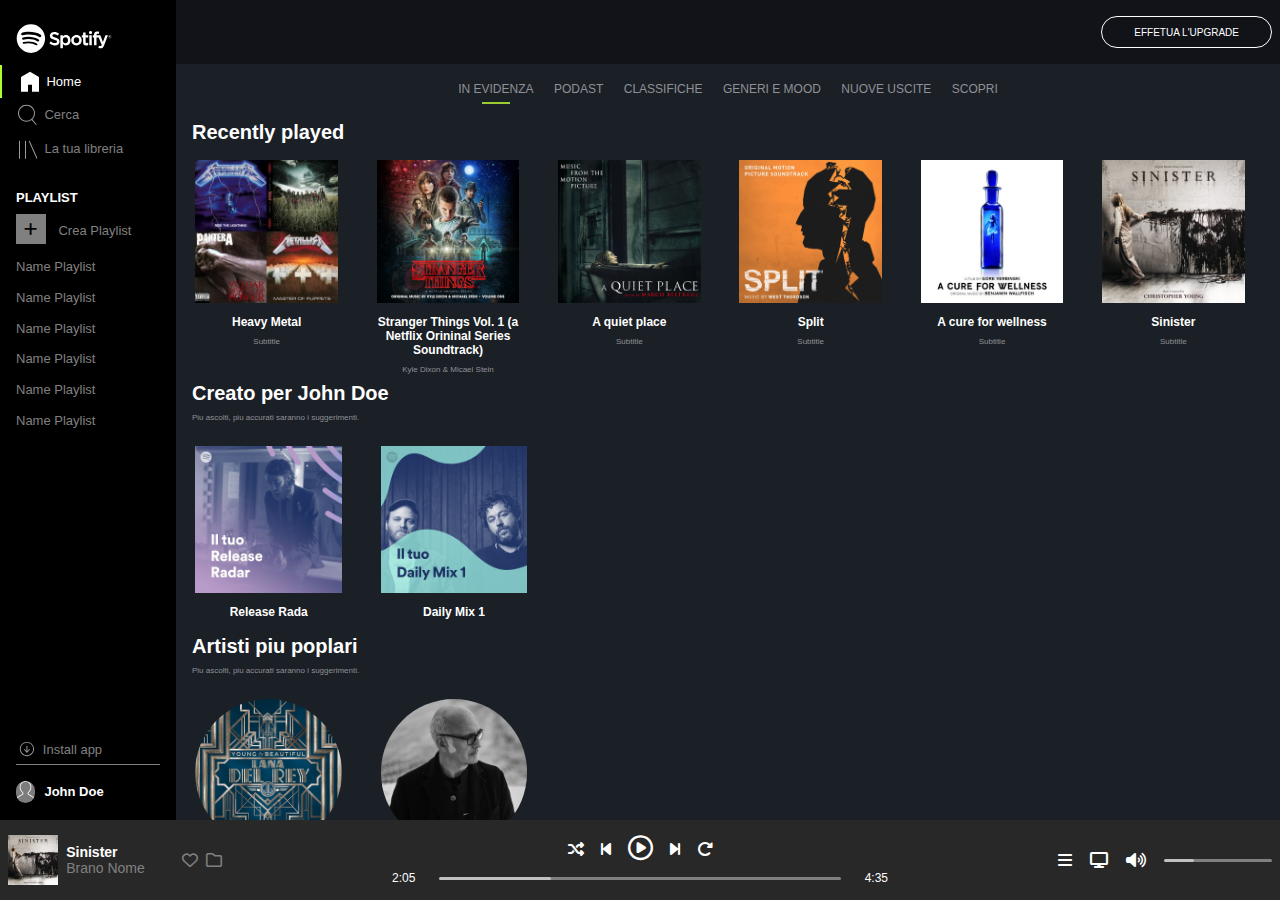
<file: index.html>
<!DOCTYPE html>
<html lang="en">

<head>
    <meta charset="UTF-8">
    <meta name="viewport" content="width=device-width, initial-scale=1.0">
    <link rel="stylesheet" href="./css/style.css">
    <link rel="stylesheet" href="https://cdnjs.cloudflare.com/ajax/libs/font-awesome/6.4.2/css/all.min.css">
    <title>Spotify Web</title>
</head>

<body>
    <div class="page-wrapper">
        <!-- MAIN SECTION -->
        <main>
            <nav class="nav-bar">
                <div class="container-nav-up">
                    <div>
                        <a href="#"><img class="spotify-logo" src="./spotify/img/logo.svg" alt="Big Logo"></a>
                    </div>
                    <div class="btn home">
                        <a class="home link" href="#">
                            <img class="home logo" src="./spotify/img/home.svg" alt="Home Logo">
                            <span class="home text">Home</span>
                        </a>
                    </div>
                    <div class="btn cerca">
                        <a class="cerca link" href="#">
                            <img class="cerca logo" src="./spotify/img/search.svg" alt="Search Logo">
                            <span class="cerca text">Cerca</span>
                        </a>
                    </div>
                    <div class="btn libreria">
                        <a class="libreria link" href="#">
                            <img class="libreria logo" src="./spotify/img/libreria.svg" alt="Library Logo">
                            <span class="libreria text">La tua libreria</span>
                        </a>
                    </div>

                    <p class="text-playlist">PLAYLIST</p>

                    <div class="btn crea-playlist">
                        <a class="crea link" href="#">
                            <i class=" add-btn fa-sharp fa-solid fa-plus" style="color: #000205;"></i>
                            <span class="crea text">Crea Playlist</span>
                        </a>
                    </div>
                    <div class="playlist-scrol">
                        <div class="btn name-playlist">
                            <a class="name link" href="">
                                <span class="name text">Name Playlist</span>
                            </a>
                        </div>
                        <div class="btn name-playlist">
                            <a class="name link" href="">
                                <span class="name text">Name Playlist</span>
                            </a>
                        </div>
                        <div class="btn name-playlist">
                            <a class="name link" href="">
                                <span class="name text">Name Playlist</span>
                            </a>
                        </div>
                        <div class="btn name-playlist">
                            <a class="name link" href="">
                                <span class="name text">Name Playlist</span>
                            </a>
                        </div>
                        <div class="btn name-playlist">
                            <a class="name link" href="">
                                <span class="name text">Name Playlist</span>
                            </a>
                        </div>
                        <div class="btn name-playlist">
                            <a class="name link" href="">
                                <span class="name text">Name Playlist</span>
                            </a>
                        </div>
                        <div class="btn name-playlist">
                            <a class="name link" href="">
                                <span class="name text">Name Playlist</span>
                            </a>
                        </div>
                    </div>
                </div>

                <div class="container-nav-bottom">
                    <div class="btn install">
                        <a class="install link" href="#">
                            <img class="install logo" src="./spotify/img/download.svg" alt="Install Logo">
                            <span class="install text">Install app</span>
                        </a>
                    </div>

                    <div class="btn profile">
                        <a class="profile link" href="#">
                            <img class="profile logo" src="./spotify/img/profile.svg" alt="Profile Logo">
                            <span class="profile text">John Doe</span>
                        </a>
                    </div>

                </div>
            </nav>

            <!-- -------------------------------- -->
            <!-- MOBILE NAV BAR START-->
            <nav class="nav-bar-mobile">
                <div class="container-nav-up">
                    <div class="btn spotify">
                        <a href="#"><img class="spotify logo" src="./spotify/img/logo-small.svg" alt="small Logo"></a>
                    </div>
                    <div class="btn home">
                        <a class="home link" href="#">
                            <img class="home logo" src="./spotify/img/home.svg" alt="Home Logo">
                        </a>
                    </div>
                    <div class="btn cerca">
                        <a class="cerca link" href="#">
                            <img class="cerca logo" src="./spotify/img/search.svg" alt="Search Logo">
                        </a>
                    </div>
                    <div class="btn libreria">
                        <a class="libreria link" href="#">
                            <img class="libreria logo" src="./spotify/img/libreria.svg" alt="Library Logo">
                        </a>
                    </div>

                </div>
                <div class="container-nav-bottom">
                    <div class="btn install">
                        <a class="install link" href="#">
                            <img class="install logo" src="./spotify/img/download.svg" alt="Install Logo">
                        </a>
                    </div>

                    <div class="btn profile">
                        <a class="profile link" href="#">
                            <img class="profile logo" src="./spotify/img/profile.svg" alt="Profile Logo">
                        </a>
                    </div>

                </div>

            </nav>
            <!-- MOBILE NAV BAR END -->
            <!--  -------------------------------- -->

            <!-- Right side Content Section -->
            <div class="content-section">
                <div class="top-bar">
                    <a href="#">EFFETUA L'UPGRADE</a>
                </div>
                <nav class="page-heading">
                    <a class="bb-green" href="#">IN EVIDENZA</a>
                    <a href="#">PODAST</a>
                    <a href="#">CLASSIFICHE</a>
                    <a href="#">GENERI E MOOD</a>
                    <a href="#">NUOVE USCITE</a>
                    <a href="#">SCOPRI</a>
                </nav>
                <h2>Recently played</h2>
                <div class="first sec-flex centered-container">

                    <div class="song-card">
                        <div class="image-container">
                            <img src="./spotify/img/metal_lifting.jpg" alt="Metal">
                            <div class="mask">
                                <i class="fa-regular fa-circle-play"></i>
                            </div>
                        </div>
                        <h3>Heavy Metal</h3>
                        <p>Subtitle</p>
                    </div>
                    <div class="song-card">
                        <div class="image-container">
                            <img src="./spotify/img/stranger.jpeg" alt="Stranger">
                            <div class="mask">
                                <i class="fa-regular fa-circle-play"></i>
                            </div>
                        </div>
                        <h3>Stranger Things Vol. 1 (a Netflix Orininal Series Soundtrack)</h3>
                        <p>Kyle Dixon & Micael Stein</p>
                    </div>
                    <div class="song-card">
                        <div class="image-container">
                            <img src="./spotify/img/aquietplace.jpeg" alt="Quiet Place">
                            <div class="mask">
                                <i class="fa-regular fa-circle-play"></i>
                            </div>
                        </div>
                        <h3>A quiet place</h3>
                        <p>Subtitle</p>
                    </div>
                    <div class="song-card">
                        <div class="image-container">
                            <img src="./spotify/img/split.jpeg" alt="Split">
                            <div class="mask">
                                <i class="fa-regular fa-circle-play"></i>
                            </div>
                        </div>
                        <h3>Split</h3>
                        <p>Subtitle</p>
                    </div>
                    <div class="song-card">
                        <div class="image-container">
                            <img src="./spotify/img/cure.jpeg" alt="Cure">
                            <div class="mask">
                                <i class="fa-regular fa-circle-play"></i>
                            </div>
                        </div>
                        <h3>A cure for wellness</h3>
                        <p>Subtitle</p>
                    </div>
                    <div class="song-card">
                        <div class="image-container">
                            <img src="./spotify/img/sinister.jpeg" alt="Sinister">
                            <div class="mask">
                                <i class="fa-regular fa-circle-play"></i>
                            </div>
                        </div>
                        <h3>Sinister</h3>
                        <p>Subtitle</p>
                    </div>

                </div>

                <h2>Creato per John Doe</h2>
                <p class="desc">Piu ascolti, piu accurati saranno i suggerimenti.</p>

                <div class="second sec-flex centered-container">
                    <div class="song-card">
                        <img src="./spotify/img/radar.jpeg" alt="Radar">
                        <h3>Release Rada</h3>
                    </div>
                    <div class="song-card">
                        <img src="./spotify/img/mixdaily.jpeg" alt="Mix Daily">
                        <h3>Daily Mix 1</h3>
                    </div>

                </div>

                <h2>Artisti piu poplari</h2>
                <p class="desc">Piu ascolti, piu accurati saranno i suggerimenti.</p>

                <div class="third sec-flex centered-container">
                    <div class="song-card">
                        <img class="round-img" src="./spotify/img/youg.jpeg" alt="Youg">
                        <h3>Lana del Rey</h3>
                    </div>
                    <div class="song-card">
                        <img class="round-img" src="./spotify/img/einaudi.jpeg" alt="Einaudi">
                        <h3>Ludovico Einaudi</h3>
                    </div>
                </div>
            </div>
        </main>
        <!-- ---------------------------------- -->
        <!-- FOOTER SECTION -->
        <footer>
            <div class="left column">
                <img class="sinister-image" src="./spotify/img/sinister.jpeg" alt="Sinister">
                <div class="song">
                    <p class="title">Sinister</p>
                    <p class="artist">Brano Nome</p>
                </div>
                <i class="fa-regular fa-heart"></i>
                <i class="fa-regular fa-folder"></i>
            </div>

            <div class="center column">
                <div class="btn-row">
                    <i class="fa-solid fa-shuffle"></i>
                    <i class="fa-solid fa-backward-step"></i>
                    <i class="fa-regular fa-circle-play"></i>
                    <i class="fa-solid fa-forward-step"></i>
                    <i class="fa-solid fa-rotate-right"></i>
                </div>
                <div class="time-row">
                    <p>2:05</p>
                    <div class="play-bar">
                        <div class="dark"></div>
                        <div class="light"></div>
                    </div>
                    <p>4:35</p>
                </div>
            </div>

            <div class="right column">
                <i class="fa-solid fa-bars"></i>
                <i class="fa-solid fa-display"></i>
                <i class="fa-solid fa-volume-high"></i>
                <div class="volume-bar">
                    <div class="dark"></div>
                    <div class="light"></div>
                </div>
            </div>
        </footer>
    </div>
</body>

</html>
</file>
<file: css/style.css>
* {
    box-sizing: border-box;
    margin: 0;
    padding: 0;
}

body {
    font-family: sans-serif;
}

:root {
    --footer-height: 5rem;
    --navBar-widht: 11rem;
    --navBar-bottom-container-hegith: 8rem
}

.page-wrapper {
    height: 100vh;
    color: white;
}

/* MAIN SECTION */
/* **************************** */
main {
    height: calc(100% - var(--footer-height));
    display: flex;
}

/* Nav bar settings */

.nav-bar-mobile {
    display: none;
}

.nav-bar {
    max-height: 100%;
    width: var(--navBar-widht);
    background-color: black;

}

.container-nav-up {
    min-height: calc(100% - var(--navBar-bottom-container-hegith));
}

.container-nav-bottom {
    height: var(--navBar-bottom-container-hegith);
}

.spotify-logo {
    width: 7rem;
    padding: 1.5rem 0 0.5rem 1rem;
    ;
}

/* settings for all */

.btn {
    padding: 0.3rem 0 0.3rem 1rem;
}


.logo {
    width: 1.5rem;
    filter: invert(0.4);
    vertical-align: middle;

}

.link {
    text-decoration: none;
    color: white;
}

.text {
    vertical-align: middle;
    font-size: 13px;

}

.nav-bar span:not(.home, .profile) {
    color: gray;
}

.nav-bar span:hover{
    color: white;
    font-weight: bold;
}


.btn.home {
    border-left: 2px solid greenyellow;
}

.home.logo {
    filter: invert(0);
}

.text-playlist {
    padding: 1.5rem 0 0.3rem 1rem;
    font-size: 13px;
    font-weight: 550;
}

.add-btn {
    background-color: gray;
    font-size: 15px;
    width: 30px;
    height: 30px;
    padding: 0.5rem;

}

.crea.text {
    padding-left: 0.5rem;
}


.playlist-scrol {
    max-height: 180px;
    overflow-y: auto;
}


.btn.crea-playlist {
    padding-bottom: 0.5rem;
}


.name-playlist {
    padding-bottom: 0.5rem;
}

.btn.install {
    padding-top: 3rem;
    padding-left: 0;
    border-bottom: 1px solid gray;
    margin-right: 1rem;
    margin-left: 1rem;
}

.install.logo {
    width: 1.2rem;
    margin-right: 0.2rem;
}

.btn.profile {
    padding-top: 1rem;
}

.profile.logo {
    width: 1.2rem;
    background-color: #7c7c7c;
    border-radius: 50px;
    margin-right: 0.3rem;
    filter: invert(0);
}

.profile.text {
    font-weight: 550;
}

/* ------------------------------------- */

/* Content section settings */
.content-section {
    width: calc(100% - var(--navBar-widht));
    background-color: #1b1f26;
    overflow-y: auto;

}

.top-bar {
    height: 4rem;
    background-color: #111319;
    text-align: right;
    padding: 1rem 0.5rem;
}

.top-bar a {
    text-decoration: none;
    color: white;
    border: 1px solid white;
    border-radius: 25px;
    padding: 0.6rem 2rem;
    font-size: 10px;
    display: inline-block;
}

.top-bar a:hover{
    transform: scale(1.1);
}

.page-heading {
    max-width: 50rem;
    margin: 0 auto;
    line-height: 3rem;
    text-align: center;

}

.page-heading a {
    text-decoration: none;
    color: #8f9196;
    padding: 0.5rem;
    font-size: 12px;
    position: relative;
}

.page-heading a:hover{
    color: white;
    font-weight: bold;
}

.bb-green:after {
    content: "";
    width: 30%;
    height: 2px;
    background-color: yellowgreen;
    position: absolute;
    bottom: 0;
    left: 35%;
}


.centered-container {
    width: calc(97vw - var(--navBar-widht));
    margin: 0 auto;
}


.sec-flex {
    padding: 1rem 1rem 0 0;
    display: flex;
    gap: 3vw
}

.content-section h2 {
    font-size: 20px;
    padding: 0.5rem 0 0 1rem;
}

.content-section p {
    font-size: 8px;
    color: #8f9196;
    ;

}

.song-card {
    width: 14%;
    text-align: center;

}

.song-card img {
    width: 100%;
}

.song-card h3 {
    font-size: 12px;
    padding: 0.5rem 0;

}

.image-container{
    position: relative;
}

.image-container .mask{
    background: rgba(0, 0, 0, 0.7);
    width: 100%;
    height: 100%;
    position: absolute;
    bottom: 0;
}

.mask .fa-circle-play{
    width: 100%;
    height: 100%;
    display: none;
    align-items: center;
    justify-content: center;
    color: white;
    font-size: 45px;
}

.mask, .mask .fa-circle-play{
    display:none ;
}

.image-container:hover .mask, .mask .fa-circle-play{
    display: flex;
}




.desc {
    padding: 0.5rem 1rem;
}


.round-img {
    border-radius: 50%;
}

/* -------------------------------- */
/* FOOTER SECTION */
/* ******************************* */
footer {
    height: var(--footer-height);
    background-color: #282828;
    display: flex;
    justify-content: space-between;
}

.column {

    padding: 1rem 0.5rem;
    align-items: center;
}

.left.column,
.right.column {
    width: 230px;
    background-color: #282828;
    
}

.left.column{
    color: gray;
}


.left.column {
    display: flex;
    justify-content: space-between;

}

.sinister-image {
    width: 50px;

}

.song {
    margin-right: 1.8rem;
    font-size: 14px;
}

.song .title {
    font-weight: 550;
    color: white;
}

.artist:hover{
    color: white;
    text-decoration: underline;
}

.left.column i:hover{
    color: white;

}

.right.column {
    display: flex;
    justify-content: space-between;

}

.btn-row .fa-circle-play{
    display: inline-block;
}

.btn-row .fa-circle-play:hover{
    transform: scale(1.3);
}

.volume-bar,
.play-bar {
    display: flex;
}

.dark {
    background-color: #c1c1c1;
    border-radius: 2px;
    height: 3px;
    width: 30px;
    position: relative;
}



.dark::before {
    content: '';
    position: absolute;
    top: -5px;
    right: 0; 
    width: 12px;
    height: 12px;
    background-color: white;
    border-radius: 50%; 
    opacity: 0;  
}

.volume-bar:hover .dark{
    background-color: yellowgreen;

}

.volume-bar:hover .dark::before {
    opacity: 1;

}



.light {
    border-radius: 2px;
    height: 3px;
    background-color: gray;
    margin-left: -2px;
}



.volume-bar .light {
    width: 80px;

}

.center.column {
    width: 40%;

}

.btn-row {
    display: flex;
    justify-content: center;
    align-items: center;
    gap: 17px;
    padding-bottom: 10px;
}

.btn-row .fa-circle-play {
    font-size: 25px;
}

.time-row {
    display: flex;
    justify-content: center
}

.time-row p{
    font-size: 12px;
    
}


.play-bar {
    width: 100%;
    padding: 0 0;
    align-items: center;
    justify-content: center;
}

.play-bar .dark {
    width: 25%;

}

.play-bar .light {
    width: 65%;

}

.play-bar:hover .dark{
    background-color: yellowgreen;

}

.play-bar:hover .dark::before {
    opacity: 1;

}

/* *************************** 
    MEDIA QUERIES SECTION
 *************************** */

@media screen and (max-width: 1200px) {

    .centered-container {}

    .sec-flex {
        gap: 1vh;
    }

    .song-card {
        width: 16%;
    }


}


/* Between 1200px and 768px*/
@media screen and (max-width: 768px) {

    .centered-container {}

    .sec-flex {
        flex-wrap: wrap;
        padding: 1rem 0 0 0;
        gap: 0.5vh;
    }

    .song-card {
        width: 23.5%;
    }

}



/* 600px and below */
@media screen and (max-width: 600px) {



    .song-card {
        width: 48%;
    }

    /* Nav bar settings*/

    :root {
        --footer-height: 5rem;
        --navBar-widht: 2.5rem;
        --navBar-bottom-container-hegith: 8rem
    }

    /* Nav bar settings */
    .nav-bar {
        display: none;
    }

    .nav-bar-mobile {
        max-height: 100%;
        width: var(--navBar-widht);
        background-color: black;
        display: inline-block;
    }

    .container-nav-up {
        min-height: calc(100% - var(--navBar-bottom-container-hegith));
    }

    .container-nav-bottom {
        height: var(--navBar-bottom-container-hegith);
    }

    .btn {
        padding: 0.4rem;
    }
  
    .logo {
        width: 1.5rem;
        filter: invert(0.4);
    }

    .home.logo,
    .spotify.logo {
        filter: invert(0);
    }

    .btn.home {
        border-left: none;
    }

    .profile.logo {
        width: 1.2rem;
        background-color: #7c7c7c;
        border-radius: 50px;
        margin-right: 0;
        margin-left: 4px;
        filter: invert(0);
    }

    .btn.install {
        border: none;
        margin-right: 0;
        margin-left: 0;
    }

    .install.logo {
        width: 1.2rem;
        margin-right: 0;
        margin-left: 8px;
    }

    .btn.profile {
        padding-top: 1rem;
    }

    /* --------------------------------- */




}
</file>
